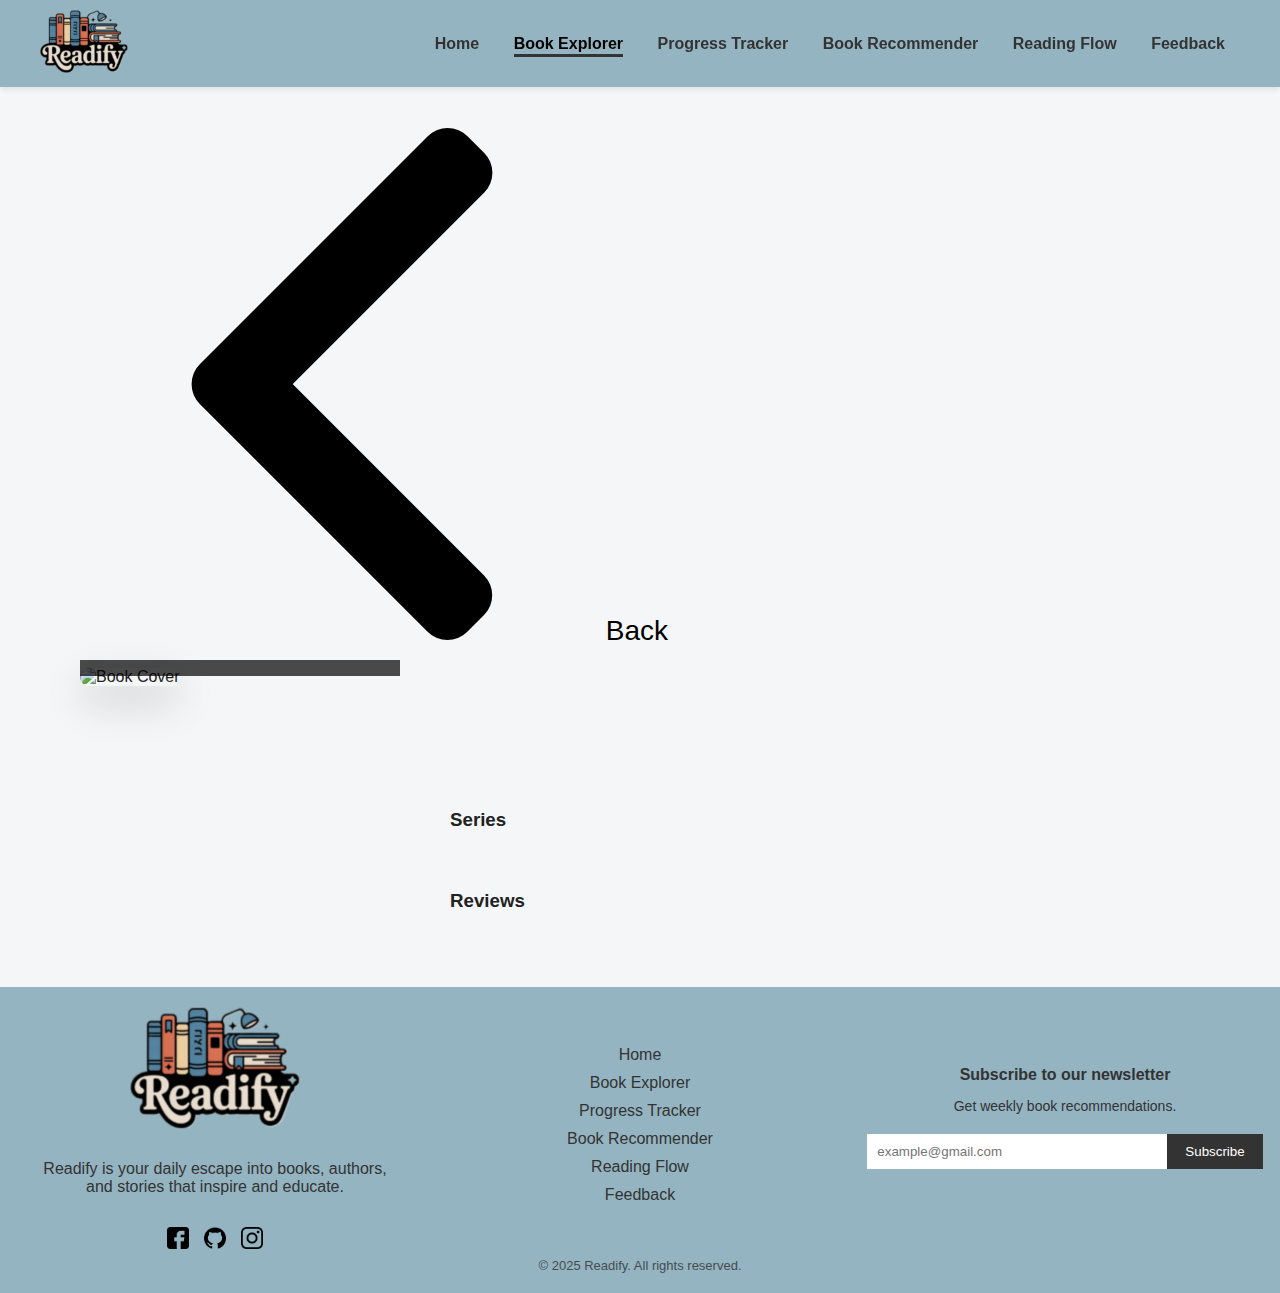
<file: pages/book_details.html>
<!DOCTYPE html>
<html lang="en">
  <head>
    <link rel="icon" type="image/x-icon" href="../assets/img/logo.png" />
    <meta charset="UTF-8" />
    <meta name="viewport" content="width=device-width, initial-scale=1.0" />
    <title>Book Details | Readify</title>

    <link rel="stylesheet" href="../css/styles.css" />
    <link rel="stylesheet" href="../css/book_details.css" />
  </head>

  <body>
    <nav>
      <div class="overlay" id="overlay"></div>
      <div class="nav-logo">
        <a href="../index.html">
          <img
            src="../assets/img/logo.png"
            alt="Readify Logo"
            class="logo-image"
          />
        </a>
      </div>

      <div class="hamburger" id="hamburger">
        <span></span>
        <span></span>
        <span></span>
      </div>

      <div class="nav-links" id="nav-links">
        <a href="../index.html">Home</a>
        <a href="./book_explorer.html" class="active">Book Explorer</a>
        <a href="./progress_tracker.html">Progress Tracker</a>
        <a href="./book_recommender.html">Book Recommender</a>
        <a href="./reading_flow.html">Reading Flow</a>
        <a href="./feedback.html">Feedback</a>
      </div>
    </nav>
    <main class="book-page">
      <button class="back-btn" onclick="history.back()">
        <img src="../assets/img/icons/arrow.png" alt="Back" class="back-icon" />
        <span>Back</span>
      </button>

      <div class="book-detail-layout">
        <div class="book-cover-section">
          <img id="book-cover" alt="Book Cover" />

          <div class="cover-overlay">
            <span id="book-genre"></span>
            <span id="book-rating"></span>
          </div>
        </div>

        <div class="book-info-section">
          <div>
            <h1 class="page-title" id="book-title"></h1>
            <p class="book-author" id="book-author"></p>
          </div>

          <p class="book-synopsis" id="book-synopsis"></p>

          <div class="series-info">
            <h3>Series</h3>
            <p id="book-prequel"></p>
            <p id="book-sequel"></p>
          </div>

          <div class="reviews-section">
            <h3>Reviews</h3>
            <div id="reviews-container"></div>
          </div>
        </div>
      </div>
    </main>

    <footer class="footer">
      <div class="footer-flex">
        <div class="footer-container">
          <img
            src="../assets/img/logo.png"
            alt="Readify Logo"
            class="footer-logo"
          />

          <p>
            Readify is your daily escape into books, authors, and stories that
            inspire and educate.
          </p>

          <div class="social-icons">
            <a href="https://www.facebook.com">
              <img
                src="../assets/img/icons/facebook.png"
                alt="Facebook Icon"
                class="social-icon"
              />
            </a>
            <a href="https://www.github.com">
              <img
                src="../assets/img/icons/github.png"
                alt="Github Icon"
                class="social-icon"
              />
            </a>
            <a href="https://www.instagram.com">
              <img
                src="../assets/img/icons/instagram.png"
                alt="Instagram Icon"
                class="social-icon"
              />
            </a>
          </div>
        </div>

        <div class="footer-links">
          <a href="../index.html">Home</a>
          <a href="./book_explorer.html">Book Explorer</a>
          <a href="./progress_tracker.html">Progress Tracker</a>
          <a href="./book_recommender.html">Book Recommender</a>
          <a href="./reading_flow.html">Reading Flow</a>
          <a href="./feedback.html">Feedback</a>
        </div>

        <div class="footer-newsletter">
          <h4>Subscribe to our newsletter</h4>
          <p>Get weekly book recommendations.</p>

          <div class="newsletter-form">
            <input
              type="email"
              id="newsletter-email"
              placeholder="example@gmail.com"
            />
            <button id="subscribe-btn">Subscribe</button>
          </div>

          <p class="newsletter-message" id="newsletter-message"></p>
        </div>
      </div>
      <div class="footer-bottom">© 2025 Readify. All rights reserved.</div>
    </footer>

    <script src="../js/book_details.js"></script>
  </body>
</html>
</file>
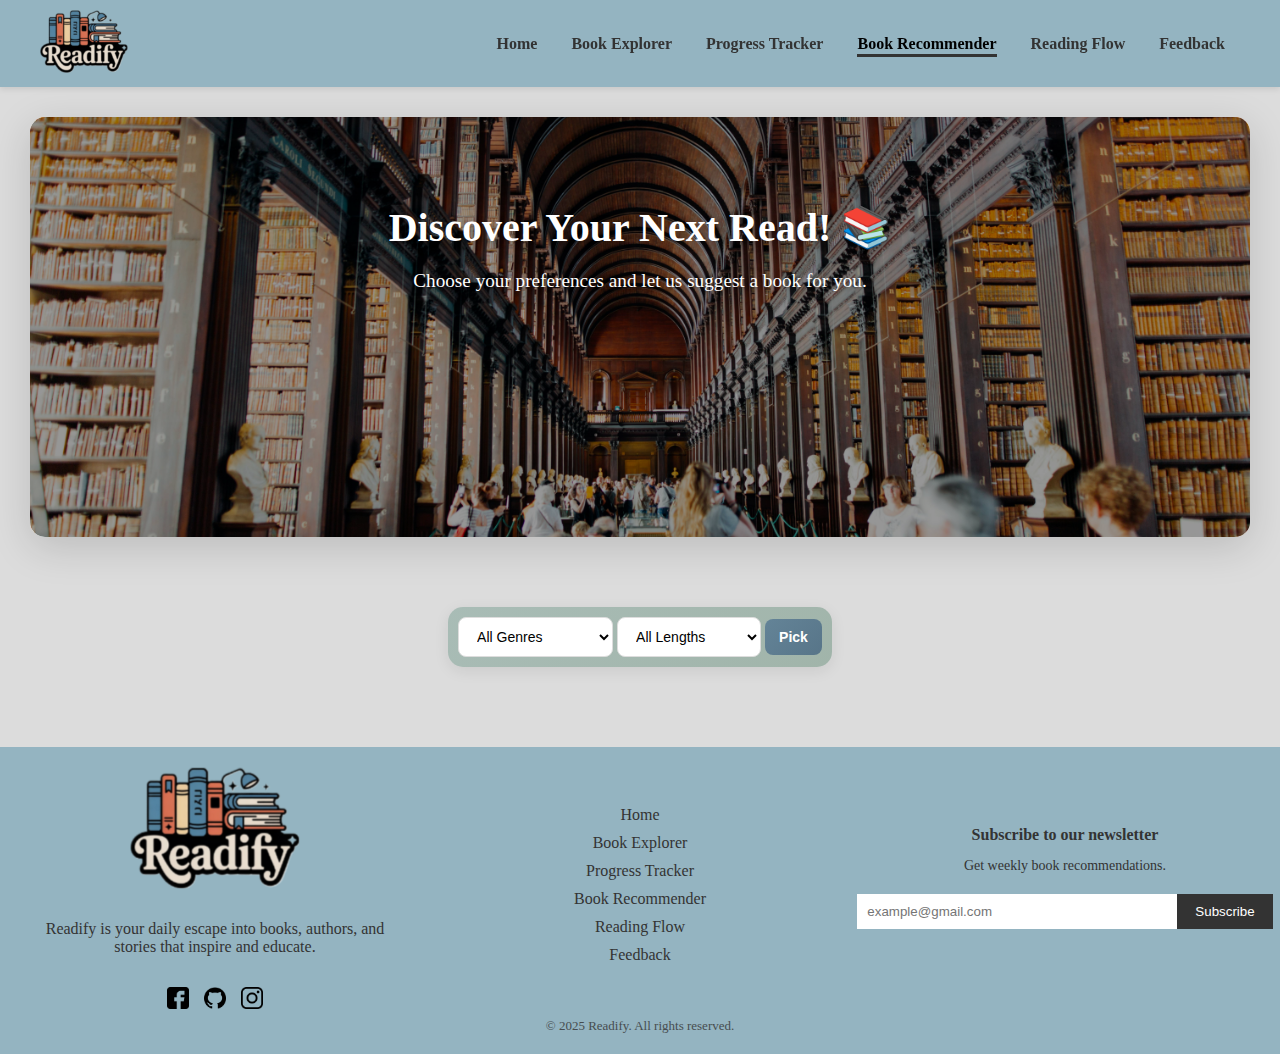
<file: pages/book_recommender.html>
<!DOCTYPE html>
<html lang="en">
  <head>
    <link rel="icon" type="image/x-icon" href="../assets/img/logo.png" />
    <meta charset="UTF-8" />
    <meta name="viewport" content="width=device-width, initial-scale=1.0" />
    <title>Readify</title>
    <link rel="stylesheet" href="../css/styles.css" />
    <link rel="stylesheet" href="../css/book_recommender.css" />
  </head>
  <body>
    <nav>
      <div class="overlay" id="overlay"></div>
      <div class="nav-logo">
        <a href="../index.html">
          <img
            src="../assets/img/logo.png"
            alt="Readify Logo"
            class="logo-image"
          />
        </a>
      </div>

      <div class="hamburger" id="hamburger">
        <span></span>
        <span></span>
        <span></span>
      </div>

      <div class="nav-links" id="nav-links">
        <a href="../index.html">Home</a>
        <a href="./book_explorer.html">Book Explorer</a>
        <a href="./progress_tracker.html">Progress Tracker</a>
        <a href="./book_recommender.html" class="active">Book Recommender</a>
        <a href="./reading_flow.html">Reading Flow</a>
        <a href="./feedback.html">Feedback</a>
      </div>
    </nav>

    <main class="page-content">
      <section class="recommender-hero">
        <h1>Discover Your Next Read! 📚</h1>
        <p>Choose your preferences and let us suggest a book for you.</p>
      </section>

      <section class="recommender-filters">
        <div class="bg">
          <select id="genre-select">
            <option value="">All Genres</option>
          </select>

          <select id="length-select">
            <option value="">All Lengths</option>
            <option value="short">&lt;200 pages</option>
            <option value="medium">200-400 pages</option>
            <option value="long">&gt;400 pages</option>
          </select>

          <button id="pick-btn">Pick</button>
        </div>
      </section>

      <section id="suggested-books" class="books-container"></section>
    </main>

    <footer class="footer">
      <div class="footer-flex">
        <div class="footer-container">
          <img
            src="../assets/img/logo.png"
            alt="Readify Logo"
            class="footer-logo"
          />

          <p>
            Readify is your daily escape into books, authors, and stories that
            inspire and educate.
          </p>

          <div class="social-icons">
            <a href="https://www.facebook.com">
              <img
                src="../assets/img/icons/facebook.png"
                alt="Facebook Icon"
                class="social-icon"
              />
            </a>
            <a href="https://www.github.com">
              <img
                src="../assets/img/icons/github.png"
                alt="Github Icon"
                class="social-icon"
              />
            </a>
            <a href="https://www.instagram.com">
              <img
                src="../assets/img/icons/instagram.png"
                alt="Instagram Icon"
                class="social-icon"
              />
            </a>
          </div>
        </div>

        <div class="footer-links">
          <a href="../index.html">Home</a>
          <a href="./book_explorer.html">Book Explorer</a>
          <a href="./progress_tracker.html">Progress Tracker</a>
          <a href="./book_recommender.html">Book Recommender</a>
          <a href="./reading_flow.html">Reading Flow</a>
          <a href="./feedback.html">Feedback</a>
        </div>

        <div class="footer-newsletter">
          <h4>Subscribe to our newsletter</h4>
          <p>Get weekly book recommendations.</p>

          <div class="newsletter-form">
            <input
              type="email"
              id="newsletter-email"
              placeholder="example@gmail.com"
            />
            <button id="subscribe-btn">Subscribe</button>
          </div>

          <p class="newsletter-message" id="newsletter-message"></p>
        </div>
      </div>
      <div class="footer-bottom">© 2025 Readify. All rights reserved.</div>
    </footer>
    <script src="../js/main.js"></script>
    <script src="../js/book_recommender.js"></script>
  </body>
</html>
</file>
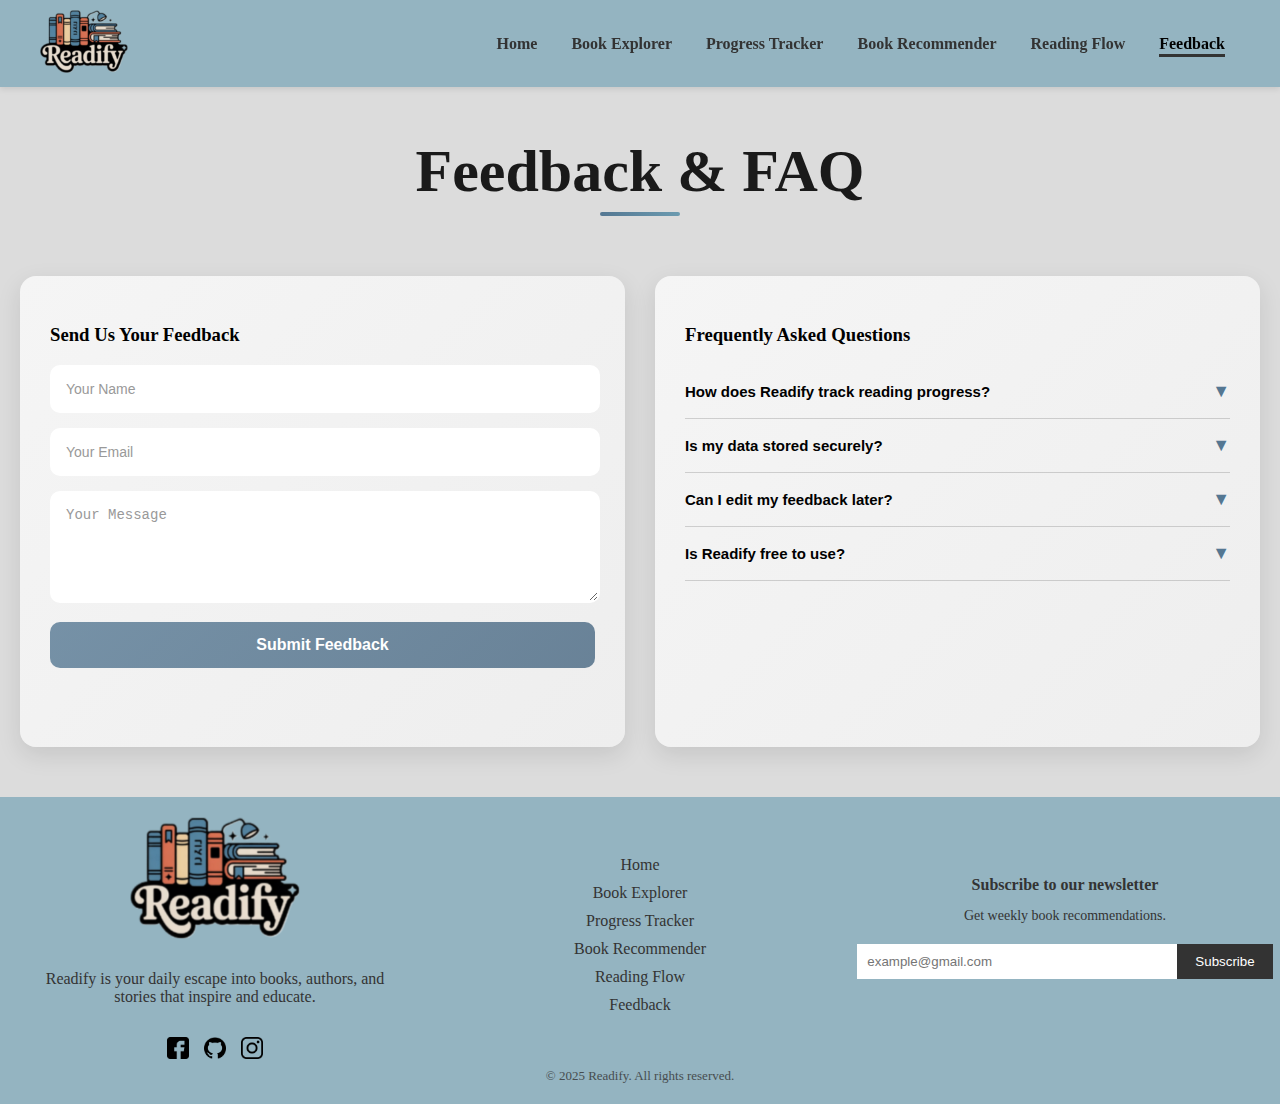
<file: pages/feedback.html>
<!DOCTYPE html>
<html lang="en">
  <head>
    <link rel="icon" type="image/x-icon" href="../assets/img/logo.png" />
    <meta charset="UTF-8" />
    <meta name="viewport" content="width=device-width, initial-scale=1.0" />
    <title>Readify</title>
    <link rel="stylesheet" href="../css/styles.css" />
    <link rel="stylesheet" href="../css/feedback.css" />
  </head>
  <body>
    <nav>
      <div class="overlay" id="overlay"></div>
      <div class="nav-logo">
        <a href="../index.html">
          <img
            src="../assets/img/logo.png"
            alt="Readify Logo"
            class="logo-image"
          />
        </a>
      </div>

      <div class="hamburger" id="hamburger">
        <span></span>
        <span></span>
        <span></span>
      </div>

      <div class="nav-links" id="nav-links">
        <a href="../index.html">Home</a>
        <a href="./book_explorer.html">Book Explorer</a>
        <a href="./progress_tracker.html">Progress Tracker</a>
        <a href="./book_recommender.html">Book Recommender</a>
        <a href="./reading_flow.html">Reading Flow</a>
        <a href="./feedback.html" class="active">Feedback</a>
      </div>
    </nav>

    <main class="page-content feedback-page">
      <div class="title">
        <h2 class="section-title">Feedback & FAQ</h2>
      </div>

      <div class="feedback-faq-wrapper">
        <div class="feedback-box">
          <h3>Send Us Your Feedback</h3>

          <form id="feedback-form">
            <input type="text" id="name" placeholder="Your Name" />
            <input type="email" id="email" placeholder="Your Email" />
            <textarea
              id="message"
              rows="5"
              placeholder="Your Message"
            ></textarea>

            <button type="submit">Submit Feedback</button>
            <p class="form-message" id="form-message"></p>
          </form>
        </div>

        <div class="faq-box">
          <h3>Frequently Asked Questions</h3>

          <div class="faq-item">
            <button class="faq-question">
              <span>How does Readify track reading progress?</span>
              <span class="arrow">▼</span>
            </button>
            <div class="faq-answer">
              Readify tracks your progress based on the percentage you update
              for each book.
            </div>
          </div>

          <div class="faq-item">
            <button class="faq-question">
              <span>Is my data stored securely?</span>
              <span class="arrow">▼</span>
            </button>
            <div class="faq-answer">
              Your data is stored locally in your browser using localStorage.
            </div>
          </div>

          <div class="faq-item">
            <button class="faq-question">
              <span>Can I edit my feedback later?</span>
              <span class="arrow">▼</span>
            </button>
            <div class="faq-answer">
              Currently, feedback cannot be edited after submission.
            </div>
          </div>

          <div class="faq-item">
            <button class="faq-question">
              <span>Is Readify free to use?</span>
              <span class="arrow">▼</span>
            </button>
            <div class="faq-answer">
              Yes! Readify is completely free to use.
            </div>
          </div>
        </div>
      </div>
    </main>

    <footer class="footer">
      <div class="footer-flex">
        <div class="footer-container">
          <img
            src="../assets/img/logo.png"
            alt="Readify Logo"
            class="footer-logo"
          />

          <p>
            Readify is your daily escape into books, authors, and stories that
            inspire and educate.
          </p>

          <div class="social-icons">
            <a href="https://www.facebook.com">
              <img
                src="../assets/img/icons/facebook.png"
                alt="Facebook Icon"
                class="social-icon"
              />
            </a>
            <a href="https://www.github.com">
              <img
                src="../assets/img/icons/github.png"
                alt="Github Icon"
                class="social-icon"
              />
            </a>
            <a href="https://www.instagram.com">
              <img
                src="../assets/img/icons/instagram.png"
                alt="Instagram Icon"
                class="social-icon"
              />
            </a>
          </div>
        </div>

        <div class="footer-links">
          <a href="../index.html">Home</a>
          <a href="./book_explorer.html">Book Explorer</a>
          <a href="./progress_tracker.html">Progress Tracker</a>
          <a href="./book_recommender.html">Book Recommender</a>
          <a href="./reading_flow.html">Reading Flow</a>
          <a href="./feedback.html">Feedback</a>
        </div>

        <div class="footer-newsletter">
          <h4>Subscribe to our newsletter</h4>
          <p>Get weekly book recommendations.</p>

          <div class="newsletter-form">
            <input
              type="email"
              id="newsletter-email"
              placeholder="example@gmail.com"
            />
            <button id="subscribe-btn">Subscribe</button>
          </div>

          <p class="newsletter-message" id="newsletter-message"></p>
        </div>
      </div>
      <div class="footer-bottom">© 2025 Readify. All rights reserved.</div>
    </footer>
    <script src="../js/main.js"></script>
    <script src="../js/feedback.js"></script>
  </body>
</html>
</file>
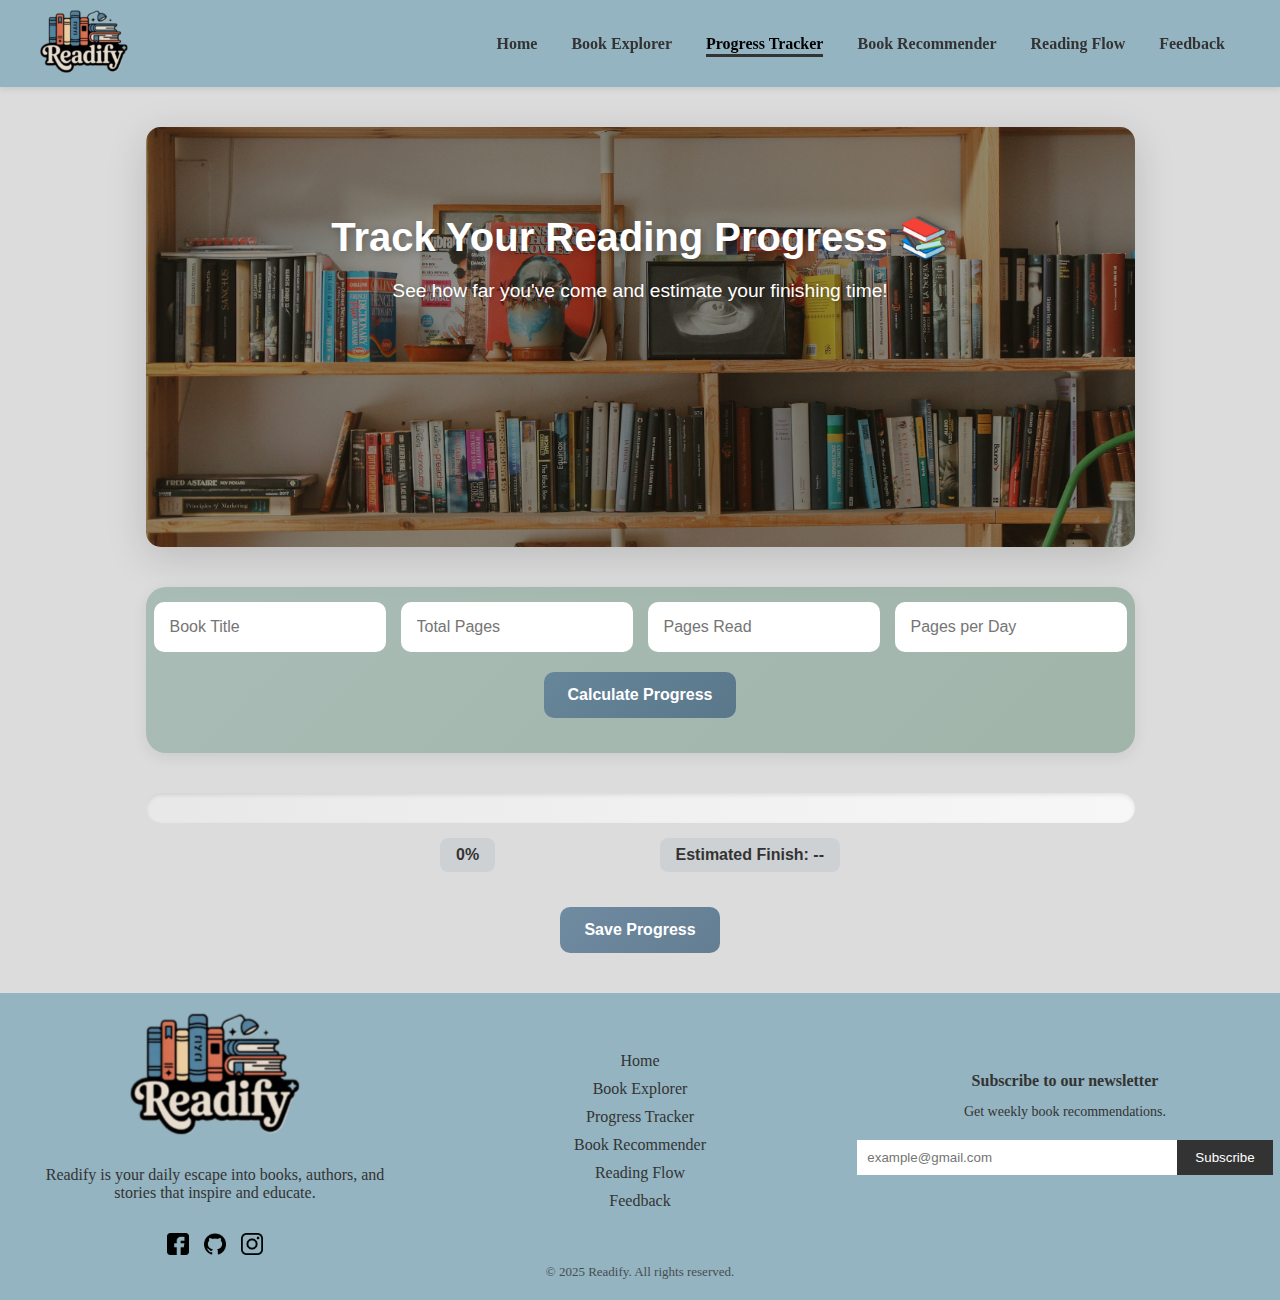
<file: pages/progress_tracker.html>
<!DOCTYPE html>
<html lang="en">
  <head>
    <link rel="icon" type="image/x-icon" href="../assets/img/logo.png" />
    <meta charset="UTF-8" />
    <meta name="viewport" content="width=device-width, initial-scale=1.0" />
    <title>Readify</title>
    <link rel="stylesheet" href="../css/styles.css" />
    <link rel="stylesheet" href="../css/progress_tracker.css" />
  </head>
  <body>
    <nav>
      <div class="overlay" id="overlay"></div>
      <div class="nav-logo">
        <a href="../index.html">
          <img
            src="../assets/img/logo.png"
            alt="Readify Logo"
            class="logo-image"
          />
        </a>
      </div>

      <div class="hamburger" id="hamburger">
        <span></span>
        <span></span>
        <span></span>
      </div>

      <div class="nav-links" id="nav-links">
        <a href="../index.html">Home</a>
        <a href="./book_explorer.html">Book Explorer</a>
        <a href="./progress_tracker.html" class="active">Progress Tracker</a>
        <a href="./book_recommender.html">Book Recommender</a>
        <a href="./reading_flow.html">Reading Flow</a>
        <a href="./feedback.html">Feedback</a>
      </div>
    </nav>

    <main class="page-content">
      <section class="progress-hero">
        <h1>Track Your Reading Progress 📚</h1>
        <p>See how far you've come and estimate your finishing time!</p>
      </section>

      <section class="progress-form">
        <div class="bg">
          <div class="form-row">
            <input type="text" id="book-title" placeholder="Book Title" />
            <input type="number" id="total-pages" placeholder="Total Pages" />
            <input type="number" id="pages-read" placeholder="Pages Read" />
            <input type="number" id="daily-speed" placeholder="Pages per Day" />
          </div>

          <div class="form-row">
            <button id="calculate-btn">Calculate Progress</button>
          </div>
        </div>

        <div class="progress-display">
          <div class="progress-bar">
            <div class="progress-fill"></div>
          </div>
          <div class="progress-info">
            <span id="percentage">0%</span>
            <span id="estimated-finish">Estimated Finish: --</span>
          </div>
          <button id="save-btn">Save Progress</button>
        </div>
      </section>
    </main>

    <footer class="footer">
      <div class="footer-flex">
        <div class="footer-container">
          <img
            src="../assets/img/logo.png"
            alt="Readify Logo"
            class="footer-logo"
          />

          <p>
            Readify is your daily escape into books, authors, and stories that
            inspire and educate.
          </p>

          <div class="social-icons">
            <a href="https://www.facebook.com">
              <img
                src="../assets/img/icons/facebook.png"
                alt="Facebook Icon"
                class="social-icon"
              />
            </a>
            <a href="https://www.github.com">
              <img
                src="../assets/img/icons/github.png"
                alt="Github Icon"
                class="social-icon"
              />
            </a>
            <a href="https://www.instagram.com">
              <img
                src="../assets/img/icons/instagram.png"
                alt="Instagram Icon"
                class="social-icon"
              />
            </a>
          </div>
        </div>

        <div class="footer-links">
          <a href="../index.html">Home</a>
          <a href="./book_explorer.html">Book Explorer</a>
          <a href="./progress_tracker.html">Progress Tracker</a>
          <a href="./book_recommender.html">Book Recommender</a>
          <a href="./reading_flow.html">Reading Flow</a>
          <a href="./feedback.html">Feedback</a>
        </div>

        <div class="footer-newsletter">
          <h4>Subscribe to our newsletter</h4>
          <p>Get weekly book recommendations.</p>

          <div class="newsletter-form">
            <input
              type="email"
              id="newsletter-email"
              placeholder="example@gmail.com"
            />
            <button id="subscribe-btn">Subscribe</button>
          </div>

          <p class="newsletter-message" id="newsletter-message"></p>
        </div>
      </div>
      <div class="footer-bottom">© 2025 Readify. All rights reserved.</div>
    </footer>
    <script src="../js/main.js"></script>
    <script src="../js/progress_tracker.js"></script>
  </body>
</html>
</file>
<file: css/styles.css>
body {
    margin: 0;
    background: #dcdcdc;
    display: flex;
    flex-direction: column;
}

html, body {
    height: 100%;
}

.page-content {
    flex: 1;
}


nav {
    position: sticky;
    top: 0;
    z-index: 1000;
    display: flex;
    justify-content: space-between;
    align-items: center;
    padding: 10px 40px;
    background-color: #94B4C1;
    box-shadow: 0 2px 6px rgba(0, 0, 0, 0.1);
}

.nav-logo img {
    height: 7dvb;
}

.nav-links a {
    position: relative;
    margin: 0 15px;
    text-decoration: none;
    color: #333;
    font-weight: bold;
    padding-bottom: 5px;
}

.nav-links a::after {
    content: "";
    position: absolute;
    left: 0;
    bottom: 0;
    width: 0%;
    height: 3px;
    background-color: #333;
    transition: width 0.3s ease-in-out;
}

.nav-links a:hover::after {
    width: 100%;
}

.nav-links a.active::after {
    width: 100%;
}

.nav-links a.active {
    color: #000;
}


.hamburger {
    display: none;
    flex-direction: column;
    cursor: pointer;
    gap: 5px;
}

.hamburger span {
    width: 25px;
    height: 3px;
    background-color: #333;
    transition: all 0.3s ease;
}


.overlay {
    position: fixed;
    inset: 0;
    background: rgba(0, 0, 0, 0.5);
    opacity: 0;
    pointer-events: none;
    transition: opacity 0.3s ease;
    z-index: 9;
}

.overlay.show {
    opacity: 1;
    pointer-events: all;
}


@media (max-width: 768px) {

    nav {
        padding: 10px 10px;
        flex-direction: row-reverse;
    }

    .hamburger {
        display: flex;
        margin-left: 20px;
        z-index: 11;
    }

    .nav-logo {
        margin-right: 20px;
        z-index: 11;
    }

    .nav-links {
        display: flex;
        position: fixed;
        top: 0;
        left: 0;
        height: 100vh;
        width: 60%;
        background-color: #94B4C1;
        flex-direction: column;
        align-items: flex-start;
        padding: 100px 30px;
        gap: 25px;
        border-radius: 0px 30px 30px 0px;

        transform: translateX(-100%);
        transition: transform 0.3s ease;
        z-index: 10;
    }

    .nav-links.show {
        transform: translateX(0);
    }

    .nav-links a {
        font-size: 18px;
        margin: 0;
    }


    .hamburger.active span:nth-child(1) {
        transform: rotate(45deg) translate(5px, 5px);
    }

    .hamburger.active span:nth-child(2) {
        opacity: 0;
    }

    .hamburger.active span:nth-child(3) {
        transform: rotate(-45deg) translate(6px, -6px);
    }
}




.footer {
    background-color: #94B4C1;
    padding: 20px 0px;
    color: #333;
}

.footer-flex {
    max-width: 1200px;
    margin: 0 auto;
    display: flex;
    justify-content: space-between;
    align-items: center;
    gap: 60px;
}

.footer-container {
    display: flex;
    flex-direction: column ;
    gap: 15px;
    align-items: center;
}

.footer-container p {
    text-align: center;
}

.footer-container,
.footer-links,
.footer-newsletter {
    flex: 1;
    max-width: 350px;
}


.footer-logo {
    height: auto;
    width: 170px;
}

.social-icons {
    display: flex;
    gap: 15px;
}

.social-icons img {
    width: 22px;
    cursor: pointer;
    transition: transform 0.3s ease;
}

.social-icons img:hover {
    transform: scale(1.2);
}


.footer-links {
    min-width: 200px;
    display: flex;
    flex-direction: column;
    align-items: center;
}

.footer-links h4 {
    margin-bottom: 15px;
}

.footer-links a {
    text-decoration: none;
    color: #333;
    margin-bottom: 10px;
    transition: transform 0.3s ease, color 0.3s ease;
}

.footer-links a:hover {
    transform: translateX(5px);
    color: #000;
}


.footer-newsletter {
    min-width: 250px;
    text-align: center;
}

.footer-newsletter h4 {
    margin-bottom: 10px;
}

.footer-newsletter p {
    font-size: 14px;
    margin-bottom: 20px;
}

.newsletter-form {
    display: flex;
    justify-content: center;
}

.newsletter-form input {
    min-width: 300px;
    padding: 10px;
    border: none;
    outline: none;
}

.newsletter-form button {
    padding: 10px 18px;
    border: none;
    background-color: #333;
    color: #fff;
    cursor: pointer;
    transition: background 0.3s ease;
}

.newsletter-form button:hover {
    background-color: #000;
}

.newsletter-message {
    margin-top: 8px;
    font-size: 14px;
    min-height: 18px;
}

.newsletter-message.success {
    color: green;
}

.newsletter-message.error {
    color: red;
}


.footer-bottom {
    margin-top: 5px;
    text-align: center;
    font-size: 13px;
    opacity: 0.8;
}


@media (max-width: 768px) {

    .footer-logo {
        align-self: flex-start;
    }

    .footer-flex {
        flex-direction: column;
        gap: 30px;
    }

    .footer-container {
        width: 100%;
        justify-content: center;
        text-align: center;
    }

    .footer-newsletter {
        width: 100%;
        text-align: center;
    }

    .footer-links {
        width: 100%;
        align-items: start;
    }

    .social-icons img {
    width: 40px;
    }

    .footer-links a:hover {
        transform: none; 
    }

    .newsletter-form {
        flex-direction: row;
        gap: 10px;
        width: 100%;
    }

    .newsletter-form input {
        min-width: unset;
        width: 100%;
        flex: 80%;
    }

    .newsletter-form button {
        width: 100%;
        max-width: 320px;
        flex: 20%;
    }
}
</file>
<file: css/book_details.css>
* {
  box-sizing: border-box;
}

body {
  font-family: "Segoe UI", sans-serif;
  background: #f4f6f8;
  color: #222;
}


.book-page {
  min-height: 100vh;
  padding: 40px 80px;
}


.back-btn {
  background: none;
  border: none;
  font-size: 28px;
  cursor: pointer;
  margin-bottom: 20px;
}

.page-title {
  font-size: 42px;
  font-weight: 700;
  margin-bottom: 40px;
}

.book-detail-layout {
  display: grid;
  grid-template-columns: 320px 1fr;
  gap: 50px;
  align-items: flex-start;
}

.book-cover-section {
  position: relative;
}

.book-cover-section img {
  width: 100%;
  border-radius: 12px;
  box-shadow: 0 15px 40px rgba(0,0,0,0.2);
}


.cover-overlay {
  position: absolute;
  bottom: 10px;
  left: 0;
  width: 100%;
  padding: 8px 12px;
  display: flex;
  justify-content: space-between;
  font-size: 14px;
  background: rgba(0,0,0,0.7);
  color: #fff;
}

.book-info-section {
  display: flex;
  flex-direction: column;
  gap: 25px;
}


.book-author {
  font-size: 18px;
  color: #555;
}


.book-synopsis {
  font-size: 16px;
  line-height: 1.7;
}


.series-info h3,
.reviews-section h3 {
  margin-bottom: 10px;
}

.series-info p {
  color: #444;
  margin-bottom: 5px;
}


.review {
  background: #fff;
  padding: 12px 15px;
  border-radius: 8px;
  margin-bottom: 10px;
  box-shadow: 0 5px 15px rgba(0,0,0,0.05);
}

.review strong {
  display: block;
  margin-bottom: 5px;
}


@media (max-width: 900px) {
  .book-page {
    padding: 20px;
  }

  .book-detail-layout {
    grid-template-columns: 1fr;
  }

  .page-title {
    font-size: 32px;
  }
}
</file>
<file: css/book_recommender.css>
@keyframes fadeIn {
  from {
    opacity: 0;
  }
  to {
    opacity: 1;
  }
}

@keyframes slideInUp {
  from {
    opacity: 0;
    transform: translateY(30px);
  }
  to {
    opacity: 1;
    transform: translateY(0);
  }
}

@keyframes slideInDown {
  from {
    opacity: 0;
    transform: translateY(-30px);
  }
  to {
    opacity: 1;
    transform: translateY(0);
  }
}

@keyframes float {
  0%, 100% {
    transform: translateY(0);
  }
  50% {
    transform: translateY(-10px);
  }
}

@keyframes shimmer {
  0% {
    background-position: -200% center;
  }
  100% {
    background-position: 200% center;
  }
}

@keyframes fillBar {
  from {
    width: 0%;
  }
  to {
    width: var(--fill-width, 0%);
  }
}

.recommender-hero {
  text-align: center;
  margin: 30px;
  margin-bottom: 60px;
  padding: 60px 20px;
  border-radius: 15px;
  color: white;
  position: relative;
  background-image: url('../assets/img/book_recommender.jpg'); 
  background-size: cover;       
  background-position: center; 
  background-repeat: no-repeat; 
  overflow: hidden;
  min-height: 300px;
  animation: fadeIn 0.8s ease-out;
  box-shadow: 0 10px 40px rgba(0, 0, 0, 0.15);
}

.recommender-hero::before {
  content: '';
  position: absolute;
  top: 0;
  left: 0;
  right: 0;
  bottom: 0;
  background: rgba(0, 0, 0, 0.4); 
  border-radius: 15px;
  z-index: 0;
  transition: background 0.3s ease;
}

.recommender-hero:hover::before {
  background: rgba(0, 0, 0, 0.5);
}

.recommender-hero h1 {
  position: relative;
  z-index: 1;
  animation: slideInDown 0.8s ease-out 0.2s backwards;
  text-shadow: 2px 2px 8px rgba(0, 0, 0, 0.3);
  font-size: 2.5rem;
  margin-bottom: 15px;
}

.recommender-hero p {
  position: relative;
  z-index: 1;
  animation: slideInDown 0.8s ease-out 0.4s backwards;
  text-shadow: 1px 1px 4px rgba(0, 0, 0, 0.3);
  font-size: 1.2rem;
}

.recommender-filters {
  display: flex;
  justify-content: center;
  gap: 15px;
  margin-bottom: 30px;
  margin-inline: 20px;
  border-radius: 20px;
  flex-wrap: wrap;
  padding: 10px 0px;
  animation: slideInUp 0.6s ease-out 0.4s backwards;
}

.bg {
  background: linear-gradient(135deg, #6b968874 0%, #5a856e74 100%);
  padding: 10px;
  border-radius: 15px;
  box-shadow: 0 4px 15px rgba(0, 0, 0, 0.08);
  transition: transform 0.3s ease;
}

.bg:hover {
  transform: translateY(-2px);
}

.recommender-filters select,
.recommender-filters button {
  padding: 10px 14px;
  font-size: 14px;
  border-radius: 8px;
  border: 1px solid #ddd;
  outline: none;
  cursor: pointer;
  transition: all 0.3s ease;
  background-color: white;
  animation: slideInUp 0.5s ease-out backwards;
}

.recommender-filters select:nth-child(1) { animation-delay: 0.5s; }
.recommender-filters select:nth-child(2) { animation-delay: 0.6s; }
.recommender-filters select:nth-child(3) { animation-delay: 0.7s; }
.recommender-filters button { animation-delay: 0.8s; }

.recommender-filters select:hover {
  border-color: #547792;
  transform: translateY(-2px);
  box-shadow: 0 4px 8px rgba(84, 119, 146, 0.2);
}

.recommender-filters select:focus {
  border-color: #547792;
  box-shadow: 0 0 0 3px rgba(84, 119, 146, 0.1);
}

.recommender-filters button {
  background: linear-gradient(135deg, #547792cc 0%, #456580cc 100%);
  color: white;
  border: none;
  font-weight: 600;
  position: relative;
  overflow: hidden;
}

.recommender-filters button::before {
  content: '';
  position: absolute;
  top: 50%;
  left: 50%;
  width: 0;
  height: 0;
  border-radius: 50%;
  background: rgba(255, 255, 255, 0.2);
  transform: translate(-50%, -50%);
  transition: width 0.5s, height 0.5s;
}

.recommender-filters button:hover::before {
  width: 300%;
  height: 300%;
}

.recommender-filters button:hover {
  background: linear-gradient(135deg, #547792 0%, #456580 100%);
  transform: translateY(-2px);
  box-shadow: 0 6px 12px rgba(84, 119, 146, 0.3);
}

.recommender-filters button:active {
  transform: translateY(0);
}

.books-container {
  display: flex;
  flex-wrap: wrap;
  justify-content: center;
  gap: 20px;
  margin-top: 20px;
  margin-bottom: 40px;
  padding: 0 20px;
}

.book-card {
  width: 150px;
  text-align: center;
  position: relative;
  cursor: pointer;
  border: 1px solid #e0e0e0;
  border-radius: 12px;
  overflow: hidden;
  transition: all 0.3s cubic-bezier(0.4, 0, 0.2, 1);
  background: white;
  box-shadow: 0 2px 8px rgba(0, 0, 0, 0.08);
  animation: slideInUp 0.5s ease-out backwards;
}

.book-card:nth-child(1) { animation-delay: 0.05s; }
.book-card:nth-child(2) { animation-delay: 0.1s; }
.book-card:nth-child(3) { animation-delay: 0.15s; }
.book-card:nth-child(4) { animation-delay: 0.2s; }
.book-card:nth-child(5) { animation-delay: 0.25s; }
.book-card:nth-child(6) { animation-delay: 0.3s; }
.book-card:nth-child(7) { animation-delay: 0.35s; }
.book-card:nth-child(8) { animation-delay: 0.4s; }

.book-card:hover {
  transform: translateY(-10px) scale(1.03);
  box-shadow: 0 15px 30px rgba(0, 0, 0, 0.15);
  border-color: #547792;
}

.book-card::after {
  content: '';
  position: absolute;
  top: 0;
  left: 0;
  width: 100%;
  height: 100%;
  background: linear-gradient(
    90deg,
    transparent,
    rgba(255, 255, 255, 0.3),
    transparent
  );
  background-size: 200% 100%;
  opacity: 0;
  transition: opacity 0.3s;
  pointer-events: none;
  z-index: 1;
}

.book-card:hover::after {
  opacity: 1;
  animation: shimmer 1.5s ease-in-out;
}

.book-card img {
  width: 100%;
  height: 220px;
  object-fit: cover;
  transition: transform 0.4s ease;
}

.book-card:hover img {
  transform: scale(1.1);
}

.book-card .book-title {
  padding: 8px 5px 5px;
  font-weight: bold;
  font-size: 14px;
  color: #333;
  transition: color 0.3s ease;
  position: relative;
  z-index: 2;
}

.book-card:hover .book-title {
  color: #547792;
}

.book-card .book-author {
  font-size: 12px;
  color: #666;
  margin-bottom: 8px;
  transition: color 0.3s ease;
  position: relative;
  z-index: 2;
}

.book-card:hover .book-author {
  color: #456580;
}

.book-card .save-bar {
  width: 80%;
  height: 8px;
  background-color: #eee;
  border-radius: 4px;
  margin: 0 auto 10px;
  overflow: hidden;
  position: relative;
  z-index: 2;
  box-shadow: inset 0 1px 3px rgba(0, 0, 0, 0.1);
}

.book-card .save-bar .filled {
  width: 0%;
  height: 100%;
  background: linear-gradient(90deg, #547792 0%, #6b9bb0 100%);
  transition: width 0.8s cubic-bezier(0.4, 0, 0.2, 1);
  position: relative;
  overflow: hidden;
}

.book-card .save-bar .filled::after {
  content: '';
  position: absolute;
  top: 0;
  left: 0;
  right: 0;
  bottom: 0;
  background: linear-gradient(
    90deg,
    transparent,
    rgba(255, 255, 255, 0.4),
    transparent
  );
  animation: shimmer 2s ease-in-out infinite;
}

.book-card:hover .save-bar {
  box-shadow: inset 0 1px 3px rgba(0, 0, 0, 0.15), 0 0 8px rgba(84, 119, 146, 0.3);
}

@keyframes bounce {
  0%, 100% {
    transform: translateY(0);
  }
  50% {
    transform: translateY(-10px);
  }
}

.no-results {
  animation: slideInUp 0.6s ease-out;
}

@media (max-width: 768px) {
  .recommender-hero {
    margin: 20px;
    padding: 40px 15px;
    min-height: 250px;
  }

  .recommender-hero h1 {
    font-size: 2rem;
  }

  .recommender-hero p {
    font-size: 1rem;
  }

  .recommender-filters {
    margin-inline: 15px;
  }

  .bg {
    padding: 15px;
  }

  .books-container {
    gap: 15px;
    padding: 0 15px;
  }

  .book-card {
    width: 130px;
  }

  .book-card img {
    height: 190px;
  }

  @media (max-width: 768px) {
  .recommender-filters {
    margin-inline: 10px;
  }
  
  .bg {
    display: flex;
    flex-direction: column;
    gap: 10px;
    width: 100%;
  }
  
  .recommender-filters select,
  .recommender-filters button {
    width: 100%;
    font-size: 13px;
    padding: 12px 14px;
  }
}
}
</file>
<file: css/feedback.css>
@keyframes fadeInScale {
  from {
    opacity: 0;
    transform: scale(0.95);
  }
  to {
    opacity: 1;
    transform: scale(1);
  }
}

@keyframes slideInLeft {
  from {
    opacity: 0;
    transform: translateX(-30px);
  }
  to {
    opacity: 1;
    transform: translateX(0);
  }
}

@keyframes slideInRight {
  from {
    opacity: 0;
    transform: translateX(30px);
  }
  to {
    opacity: 1;
    transform: translateX(0);
  }
}

@keyframes fadeInDown {
  from {
    opacity: 0;
    transform: translateY(-20px);
  }
  to {
    opacity: 1;
    transform: translateY(0);
  }
}

@keyframes ripple {
  0% {
    transform: scale(0);
    opacity: 1;
  }
  100% {
    transform: scale(2);
    opacity: 0;
  }
}

@keyframes shake {
  0%, 100% { transform: translateX(0); }
  25% { transform: translateX(-5px); }
  75% { transform: translateX(5px); }
}

@keyframes successPulse {
  0%, 100% { transform: scale(1); }
  50% { transform: scale(1.05); }
}

.title {
  text-align: center;
  margin: 40px 0px;
  animation: fadeInDown 0.8s ease-out;
  font-size: 2.5rem;
  font-weight: 700;
  color: #1a1a1a;
  position: relative;
}

.title::after {
  content: '';
  position: absolute;
  bottom: -10px;
  left: 50%;
  transform: translateX(-50%);
  width: 80px;
  height: 4px;
  background: linear-gradient(90deg, #547792, #6b9bb0);
  border-radius: 2px;
  animation: slideInLeft 0.8s ease-out 0.3s backwards;
}

.feedback-faq-wrapper {
  display: grid;
  grid-template-columns: 1fr 1fr;
  gap: 30px;
  padding: 20px;
  margin-bottom: 30px;
  text-align: start;
}

.feedback-box {
  background: linear-gradient(135deg, #f5f5f5 0%, #EEEEEE 100%);
  padding: 30px;
  border-radius: 16px;
  box-shadow: 0 8px 25px rgba(0, 0, 0, 0.1);
  color: #000000;
  animation: slideInLeft 0.8s ease-out;
  transition: all 0.3s ease;
  position: relative;
  overflow: hidden;
}

.feedback-box::before {
  content: '';
  position: absolute;
  top: 0;
  left: -100%;
  width: 100%;
  height: 100%;
  background: linear-gradient(90deg, transparent, rgba(255, 255, 255, 0.3), transparent);
  transition: left 0.5s ease;
}

.feedback-box:hover::before {
  left: 100%;
}

.feedback-box:hover {
  transform: translateY(-5px);
  box-shadow: 0 15px 40px rgba(0, 0, 0, 0.15);
}

.faq-box {
  background: linear-gradient(135deg, #f5f5f5 0%, #EEEEEE 100%);
  padding: 30px;
  border-radius: 16px;
  box-shadow: 0 8px 25px rgba(0, 0, 0, 0.1);
  color: #000000;
  animation: slideInRight 0.8s ease-out;
  transition: all 0.3s ease;
}

.faq-box:hover {
  transform: translateY(-5px);
  box-shadow: 0 15px 40px rgba(0, 0, 0, 0.15);
}

.feedback-box h2,
.faq-box h2 {
  margin-bottom: 20px;
  font-size: 1.8rem;
  color: #333;
  animation: fadeInDown 0.6s ease-out 0.2s backwards;
}

.feedback-box input,
.feedback-box textarea {
  width: 95%;
  padding: 14px;
  margin-bottom: 15px;
  border-radius: 10px;
  border: 2px solid transparent;
  font-size: 14px;
  background: white;
  transition: all 0.3s ease;
  animation: fadeInScale 0.5s ease-out backwards;
}

.feedback-box input:nth-child(1) { animation-delay: 0.3s; }
.feedback-box input:nth-child(2) { animation-delay: 0.4s; }
.feedback-box textarea { animation-delay: 0.5s; }

.feedback-box input:focus,
.feedback-box textarea:focus {
  outline: none;
  border-color: #547792;
  box-shadow: 0 0 0 3px rgba(84, 119, 146, 0.1);
  transform: translateY(-2px);
}

.feedback-box input::placeholder,
.feedback-box textarea::placeholder {
  color: #999;
  transition: color 0.3s ease;
}

.feedback-box input:focus::placeholder,
.feedback-box textarea:focus::placeholder {
  color: #bbb;
}

.feedback-box button {
  width: 100%;
  padding: 14px;
  background: linear-gradient(135deg, #547792c9 0%, #456580c9 100%);
  border: none;
  color: #fff;
  font-size: 16px;
  font-weight: 600;
  border-radius: 10px;
  cursor: pointer;
  transition: all 0.3s ease;
  position: relative;
  overflow: hidden;
  animation: fadeInScale 0.5s ease-out 0.6s backwards;
}

.feedback-box button::before {
  content: '';
  position: absolute;
  top: 50%;
  left: 50%;
  width: 0;
  height: 0;
  border-radius: 50%;
  background: rgba(255, 255, 255, 0.3);
  transform: translate(-50%, -50%);
  transition: width 0.6s, height 0.6s;
}

.feedback-box button:hover::before {
  width: 400%;
  height: 400%;
}

.feedback-box button:hover {
  background: linear-gradient(135deg, #547792 0%, #456580 100%);
  transform: translateY(-2px);
  box-shadow: 0 8px 20px rgba(84, 119, 146, 0.4);
}

.feedback-box button:active {
  transform: translateY(0);
}

.form-message {
  margin-top: 15px;
  font-size: 14px;
  padding: 10px;
  border-radius: 8px;
  text-align: center;
  font-weight: 500;
  animation: fadeInScale 0.4s ease-out;
}

.form-message.success {
  background: rgba(76, 175, 80, 0.1);
  color: #2e7d32;
  border: 1px solid rgba(76, 175, 80, 0.3);
  animation: successPulse 0.5s ease-out;
}

.form-message.error {
  background: rgba(244, 67, 54, 0.1);
  color: #c62828;
  border: 1px solid rgba(244, 67, 54, 0.3);
  animation: shake 0.4s ease-out;
}

.faq-item {
  border-bottom: 1px solid rgba(54, 53, 53, 0.2);
  animation: fadeInScale 0.5s ease-out backwards;
  transition: all 0.3s ease;
}

.faq-item:nth-child(1) { animation-delay: 0.2s; }
.faq-item:nth-child(2) { animation-delay: 0.3s; }
.faq-item:nth-child(3) { animation-delay: 0.4s; }
.faq-item:nth-child(4) { animation-delay: 0.5s; }
.faq-item:nth-child(5) { animation-delay: 0.6s; }

.faq-item:hover {
  background: rgba(84, 119, 146, 0.05);
  padding-left: 10px;
  border-radius: 8px;
}

.faq-question {
  width: 100%;
  background: none;
  border: none;
  color: #000000;
  padding: 16px 0;
  display: flex;
  justify-content: space-between;
  align-items: center;
  text-align: start;
  font-size: 15px;
  font-weight: 600;
  cursor: pointer;
  transition: all 0.3s ease;
  position: relative;
}

.faq-question:hover {
  color: #547792;
  padding-left: 5px;
}

.faq-question::before {
  content: '';
  position: absolute;
  left: -10px;
  top: 50%;
  transform: translateY(-50%);
  width: 0;
  height: 2px;
  background: #547792;
  transition: width 0.3s ease;
}

.faq-question:hover::before {
  width: 5px;
}

.faq-answer {
  max-height: 0;
  overflow: hidden;
  font-size: 14px;
  line-height: 1.7;
  color: #555;
  padding: 0 10px;
  transition: all 0.4s cubic-bezier(0.4, 0, 0.2, 1);
  opacity: 0;
}

.faq-item.active .faq-answer {
  max-height: 300px;
  padding: 10px 10px 20px 10px;
  opacity: 1;
  animation: fadeInDown 0.4s ease-out;
}

.faq-item.active {
  background: rgba(84, 119, 146, 0.08);
  padding-left: 10px;
  border-radius: 8px;
}

.faq-item.active .faq-question {
  color: #547792;
}

.arrow {
  transition: all 0.4s cubic-bezier(0.4, 0, 0.2, 1);
  display: inline-block;
  font-size: 18px;
  color: #547792;
}

.faq-item.active .arrow {
  transform: rotate(180deg);
}

.faq-question:hover .arrow {
  transform: scale(1.2);
}

.faq-item.active .faq-question:hover .arrow {
  transform: rotate(180deg) scale(1.2);
}

@media (max-width: 768px) {
  .feedback-faq-wrapper {
    grid-template-columns: 1fr;
  }

  .feedback-box,
  .faq-box {
    animation: fadeInScale 0.6s ease-out;
  }

  .title {
    font-size: 2rem;
    margin: 30px 0;
  }

  .feedback-box,
  .faq-box {
    padding: 20px;
  }

  .feedback-box input,
.feedback-box textarea {
    width: 90%;
  }
}


.feedback-box button.loading {
  pointer-events: none;
  opacity: 0.7;
}

.feedback-box button.loading::after {
  content: '';
  position: absolute;
  width: 16px;
  height: 16px;
  top: 50%;
  left: 50%;
  margin-left: -8px;
  margin-top: -8px;
  border: 2px solid rgba(255, 255, 255, 0.3);
  border-top-color: white;
  border-radius: 50%;
  animation: spin 0.6s linear infinite;
}

@keyframes spin {
  to { transform: rotate(360deg); }
}
</file>
<file: css/progress_tracker.css>
@keyframes fadeIn {
  from {
    opacity: 0;
  }
  to {
    opacity: 1;
  }
}

@keyframes slideInDown {
  from {
    opacity: 0;
    transform: translateY(-30px);
  }
  to {
    opacity: 1;
    transform: translateY(0);
  }
}

@keyframes slideInUp {
  from {
    opacity: 0;
    transform: translateY(30px);
  }
  to {
    opacity: 1;
    transform: translateY(0);
  }
}

@keyframes scaleIn {
  from {
    opacity: 0;
    transform: scale(0.9);
  }
  to {
    opacity: 1;
    transform: scale(1);
  }
}

@keyframes progressFill {
  from {
    width: 0%;
  }
  to {
    width: var(--progress-width, 0%);
  }
}

@keyframes shimmer {
  0% {
    background-position: -200% center;
  }
  100% {
    background-position: 200% center;
  }
}

@keyframes pulse {
  0%, 100% {
    transform: scale(1);
  }
  50% {
    transform: scale(1.05);
  }
}

@keyframes bounce {
  0%, 100% {
    transform: translateY(0);
  }
  50% {
    transform: translateY(-10px);
  }
}

.page-content {
  max-width: 1000px;
  margin: 0 auto;
  padding: 40px 20px;
  font-family: 'Arial', sans-serif;
  animation: fadeIn 0.6s ease-out;
}

.progress-hero {
  text-align: center;
  margin-bottom: 40px;
  position: relative;
  color: white; 
  padding: 60px 20px; 
  border-radius: 15px;
  overflow: hidden;
  background-image: url('../assets/img/progress_tracker.jpg');
  background-repeat: no-repeat;
  background-position: center center; 
  background-size: cover; 
  min-height: 300px;
  box-shadow: 0 10px 40px rgba(0, 0, 0, 0.15);
  animation: scaleIn 0.8s ease-out;
  transition: transform 0.3s ease;
}

.progress-hero:hover {
  transform: translateY(-3px);
  box-shadow: 0 15px 50px rgba(0, 0, 0, 0.2);
}

.progress-hero::before {
  content: '';
  position: absolute;
  top: 0;
  left: 0;
  right: 0;
  bottom: 0;
  background: rgba(0,0,0,0.4); 
  z-index: 0;
  transition: background 0.3s ease;
}

.progress-hero:hover::before {
  background: rgba(0,0,0,0.5);
}

.progress-hero h1 {
  position: relative;
  z-index: 1;
  font-size: 2.5rem;
  margin-bottom: 15px;
  text-shadow: 2px 2px 8px rgba(0, 0, 0, 0.3);
  animation: slideInDown 0.8s ease-out 0.2s backwards;
}

.progress-hero p {
  position: relative;
  z-index: 1;
  font-size: 1.2rem;
  text-shadow: 1px 1px 4px rgba(0, 0, 0, 0.3);
  animation: slideInDown 0.8s ease-out 0.4s backwards;
}

.bg {
  background: linear-gradient(135deg, #6b968874 0%, #5a856e74 100%);
  padding: 15px 8px;
  border-radius: 20px;
  box-shadow: 0 4px 15px rgba(0, 0, 0, 0.08);
  animation: slideInUp 0.6s ease-out 0.4s backwards;
  transition: all 0.3s ease;
}

.bg:hover {
  transform: translateY(-3px);
  box-shadow: 0 8px 20px rgba(0, 0, 0, 0.12);
}

.progress-form .form-row {
  display: flex;
  flex-wrap: wrap;
  justify-content: center;
  gap: 15px;
  margin-bottom: 20px;
}

.progress-form input {
  padding: 14px;
  font-size: 1rem;
  border-radius: 10px;
  border: 2px solid transparent;
  outline: none;
  width: 200px;
  background: white;
  transition: all 0.3s cubic-bezier(0.4, 0, 0.2, 1);
  animation: scaleIn 0.5s ease-out backwards;
}

.progress-form input:nth-child(1) { animation-delay: 0.5s; }
.progress-form input:nth-child(2) { animation-delay: 0.6s; }
.progress-form input:nth-child(3) { animation-delay: 0.7s; }

.progress-form input:focus {
  border-color: #547792;
  box-shadow: 0 0 0 3px rgba(84, 119, 146, 0.15);
  transform: translateY(-2px);
}

.progress-form input:hover {
  border-color: rgba(84, 119, 146, 0.3);
}

.progress-form button {
  padding: 14px 24px;
  font-size: 1rem;
  font-weight: 600;
  border-radius: 10px;
  border: none;
  background: linear-gradient(135deg, #547792c6 0%, #456580c6 100%);
  color: white;
  cursor: pointer;
  transition: all 0.3s ease;
  position: relative;
  overflow: hidden;
  animation: scaleIn 0.5s ease-out 0.8s backwards;
}

.progress-form button::before {
  content: '';
  position: absolute;
  top: 50%;
  left: 50%;
  width: 0;
  height: 0;
  border-radius: 50%;
  background: rgba(255, 255, 255, 0.3);
  transform: translate(-50%, -50%);
  transition: width 0.6s, height 0.6s;
}

.progress-form button:hover::before {
  width: 300%;
  height: 300%;
}

.progress-form button:hover {
  background: linear-gradient(135deg, #547792 0%, #456580 100%);
  transform: translateY(-2px);
  box-shadow: 0 6px 16px rgba(84, 119, 146, 0.4);
}

.progress-form button:active {
  transform: translateY(0);
}

.progress-display {
  margin-top: 40px;
  text-align: center;
  animation: slideInUp 0.6s ease-out 0.6s backwards;
}

.progress-display h2 {
  margin-bottom: 25px;
  font-size: 1.8rem;
  color: #333;
  animation: fadeIn 0.6s ease-out 0.8s backwards;
}

.progress-bar {
  width: 100%;
  height: 30px;
  background: linear-gradient(to right, #e8e8e8, #f5f5f5);
  border-radius: 15px;
  overflow: hidden;
  margin-bottom: 15px;
  box-shadow: inset 0 2px 4px rgba(0, 0, 0, 0.1);
  position: relative;
  animation: scaleIn 0.6s ease-out 1s backwards;
}

.progress-bar::after {
  content: '';
  position: absolute;
  top: 0;
  left: 0;
  right: 0;
  bottom: 0;
  background: linear-gradient(
    90deg,
    transparent,
    rgba(255, 255, 255, 0.2),
    transparent
  );
  background-size: 200% 100%;
  animation: shimmer 2s ease-in-out infinite;
}

.progress-fill {
  height: 100%;
  width: 0%;
  background: linear-gradient(90deg, #547792 0%, #6b9bb0 50%, #547792 100%);
  background-size: 200% 100%;
  border-radius: 15px;
  transition: width 1.5s cubic-bezier(0.4, 0, 0.2, 1);
  position: relative;
  overflow: hidden;
  box-shadow: 0 2px 8px rgba(84, 119, 146, 0.3);
}

.progress-fill::before {
  content: '';
  position: absolute;
  top: 0;
  left: 0;
  right: 0;
  bottom: 0;
  background: linear-gradient(
    90deg,
    transparent,
    rgba(255, 255, 255, 0.3),
    transparent
  );
  background-size: 200% 100%;
  animation: shimmer 2s ease-in-out infinite;
}

.progress-fill::after {
  content: '';
  position: absolute;
  top: 0;
  left: 0;
  right: 0;
  height: 50%;
  background: linear-gradient(to bottom, rgba(255, 255, 255, 0.3), transparent);
}

.progress-info {
  display: flex;
  justify-content: space-between;
  font-weight: bold;
  margin-bottom: 20px;
  max-width: 400px;
  margin-left: auto;
  margin-right: auto;
  color: #333;
  animation: fadeIn 0.6s ease-out 1.2s backwards;
}

.progress-info span {
  padding: 8px 16px;
  background: rgba(84, 119, 146, 0.1);
  border-radius: 8px;
  transition: all 0.3s ease;
}

.progress-info span:hover {
  background: rgba(84, 119, 146, 0.2);
  transform: scale(1.05);
}

#save-btn {
  margin-top: 15px;
  background: linear-gradient(135deg, #547792cb 0%, #456580cb 100%);
  animation: scaleIn 0.5s ease-out 1.4s backwards;
}

#save-btn:hover {
  background: linear-gradient(135deg, #547792 0%, #456580 100%);
  animation: pulse 0.6s ease-in-out;
}

@keyframes successBounce {
  0%, 100% {
    transform: scale(1);
  }
  25% {
    transform: scale(1.1);
  }
  50% {
    transform: scale(0.95);
  }
  75% {
    transform: scale(1.05);
  }
}

.progress-display.updated {
  animation: successBounce 0.6s ease-out;
}

.progress-display.empty {
  opacity: 0.6;
  animation: fadeIn 0.6s ease-out;
}

.progress-display.empty:hover {
  opacity: 1;
}

.progress-form button.loading,
#save-btn.loading {
  pointer-events: none;
  opacity: 0.7;
}

.progress-form button.loading::after,
#save-btn.loading::after {
  content: '';
  position: absolute;
  width: 16px;
  height: 16px;
  top: 50%;
  left: 50%;
  margin-left: -8px;
  margin-top: -8px;
  border: 2px solid rgba(255, 255, 255, 0.3);
  border-top-color: white;
  border-radius: 50%;
  animation: spin 0.6s linear infinite;
}


@keyframes spin {
  to { transform: rotate(360deg); }
}

@keyframes celebrate {
  0% {
    transform: scale(1);
  }
  25% {
    transform: scale(1.2) rotate(5deg);
  }
  50% {
    transform: scale(1.1) rotate(-5deg);
  }
  75% {
    transform: scale(1.15) rotate(3deg);
  }
  100% {
    transform: scale(1) rotate(0deg);
  }
}

.progress-fill.milestone {
  animation: celebrate 0.8s ease-out;
}

@media (max-width: 768px) {
  .progress-hero {
    padding: 40px 15px;
    min-height: 250px;
  }

  .progress-hero h1 {
    font-size: 2rem;
  }

  .progress-hero p {
    font-size: 1rem;
  }

  .bg {
    padding: 20px 15px;
  }

  .progress-form input {
    width: 100%;
    max-width: 300px;
  }

  .progress-info {
    flex-direction: column;
    gap: 10px;
  }

  .progress-info span {
    text-align: center;
  }
}
</file>
